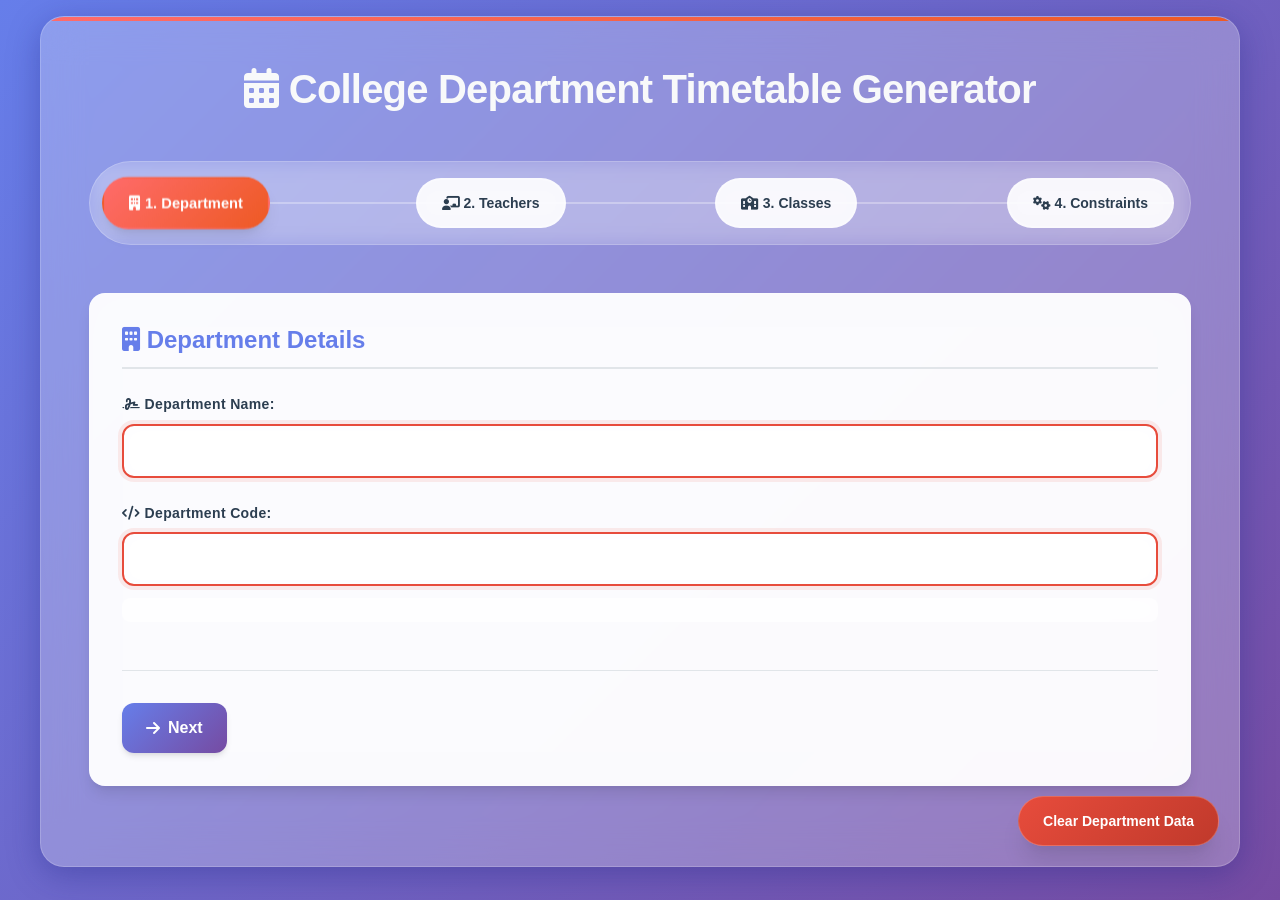
<file: static/index.html>
<!DOCTYPE html>
<html>
<head>
    <title>College Timetable Generator</title>
    <link rel="stylesheet" href="/static/style.css">
    <link rel="shortcut icon" href="/static/WhatsApp Image 2025-08-24 at 4.11.31 PM.png" type="image/png">
    <link rel="stylesheet" href="https://cdnjs.cloudflare.com/ajax/libs/font-awesome/6.5.1/css/all.min.css">
    <style>
        /* Add this to ensure icons display properly */
        .fas, .far, .fab {
            font-family: 'Font Awesome 6 Free';
            font-weight: 900;
        }
        .far {
            font-weight: 400;
        }
        .btn i {
            margin-right: 8px;
        }
    </style>
</head>
<body>
    <div class="container">
        <h1><i class="fas fa-calendar-alt"></i> College Department Timetable Generator</h1>
        <button id="clear-data-btn" class="btn-danger" style="position: fixed; bottom: 20px; right: 20px;">
            <i class="fas fa-trash"></i> Clear All Saved Data
        </button>
        
        <!-- Navigation Progress Bar -->
        <div class="progress-bar">
            <div class="progress-step active" data-section="department-section">
                <i class="fas fa-building"></i> 1. Department
            </div>
            <div class="progress-step" data-section="teacher-section">
                <i class="fas fa-chalkboard-teacher"></i> 2. Teachers
            </div>
            <div class="progress-step" data-section="class-section">
                <i class="fas fa-school"></i> 3. Classes
            </div>
            <div class="progress-step" data-section="constraints-section">
                <i class="fas fa-cogs"></i> 4. Constraints
            </div>
        </div>
        
        <!-- Department Section -->
        <div class="form-section active" id="department-section">
            <h2><i class="fas fa-building"></i> Department Details</h2>
            <div class="form-group">
                <label><i class="fas fa-signature"></i> Department Name:</label>
                <input type="text" id="dept-name" required>
            </div>
            <div class="form-group">
                <label><i class="fas fa-code"></i> Department Code:</label>
                <input type="text" id="dept-code" required>
                <div id="dept-status"></div>
            </div>
            <div class="form-actions">
                <button class="btn-next" onclick="showSection('teacher-section')">
                    <i class="fas fa-arrow-right"></i> Next
                </button>
            </div>
        </div>

        <div class="form-section" id="department-overview-section">
            <h2><i class="fas fa-list"></i> Department Timetable Overview</h2>
            <div id="timetable-overview">
                <div class="loading" id="overview-loading">
                    <h3><i class="fas fa-spinner fa-spin"></i> Loading Timetables...</h3>
                </div>
                <div id="timetable-list" style="display: none;"></div>
                <div id="no-timetables-message" style="display: none;">
                    <p><i class="fas fa-info-circle"></i> No timetables found. Create a new one to get started.</p>
                </div>
            </div>
            <div class="form-actions">
                <button class="btn-back" onclick="showSection('department-section')">
                    <i class="fas fa-arrow-left"></i> Back
                </button>
                <button class="btn-next" onclick="showSection('teacher-section')">
                    <i class="fas fa-plus"></i> Create New Timetable
                </button>
            </div>
        </div>

        <!-- Teacher Section -->
        <div class="form-section" id="teacher-section">
            <h2><i class="fas fa-chalkboard-teacher"></i> Teacher Details</h2>
            <div id="teachers-container">
                <div class="teacher-form">
                    <div class="form-group">
                        <label><i class="fas fa-user"></i> Teacher Name:</label>
                        <input type="text" class="teacher-name" required>
                    </div>
                    <div class="form-group">
                        <label><i class="fas fa-id-card"></i> Teacher Code:</label>
                        <input type="text" class="teacher-code" required>
                    </div>
                    <div class="form-group">
                        <label><i class="fas fa-book"></i> Subjects:</label>
                        <div class="subjects-input-container">
                            <div class="subject-input-group">
                                <input type="text" class="subject-input" placeholder="Subject name" required>
                                <button type="button" class="remove-subject-btn" onclick="this.closest('.subject-input-group').remove()">
                                    <i class="fas fa-times"></i>
                                </button>
                            </div>
                        </div>
                        <button type="button" class="add-subject-btn" onclick="addSubjectToTeacher(this.closest('.teacher-form'))">
                            <i class="fas fa-plus"></i> Add Subject
                        </button>
                    </div>
                    <div class="form-group">
                        <label><i class="fas fa-clock"></i> Max Working Hours/Week:</label>
                        <input type="number" class="working-hours" min="1" value="20">
                    </div>
                    <div class="form-group">
                        <label><i class="fas fa-forward"></i> Max Consecutive Periods:</label>
                        <input type="number" class="max-consecutive" min="1" value="3">
                    </div>
                    <div class="form-group">
                        <label><i class="fas fa-coffee"></i> Minimum Free Periods per Day:</label>
                        <input type="number" class="min-free-periods" min="1" max="6" value="2">
                    </div>
                    <button type="button" class="btn-remove" onclick="this.closest('.teacher-form').remove()">
                        <i class="fas fa-trash"></i> Remove Teacher
                    </button>
                </div>
            </div>
            <div class="form-actions">
                <button class="btn-add" onclick="addTeacherForm()">
                    <i class="fas fa-user-plus"></i> Add Teacher
                </button>
                <button class="btn-back" onclick="showSection('department-section')">
                    <i class="fas fa-arrow-left"></i> Back
                </button>
                <button class="btn-next" onclick="saveTeachers()">
                    <i class="fas fa-save"></i> Save & Next
                </button>
            </div>
        </div>

        <!-- Class Section -->
        <div class="form-section" id="class-section">
            <h2><i class="fas fa-school"></i> Class Details</h2>
            <div id="classes-container"></div>
            <div class="form-actions">
                <button class="btn-add" id="add-class-btn" type="button">
                    <i class="fas fa-plus-circle"></i> Add Class
                </button>
                <button class="btn-back" onclick="showSection('teacher-section')">
                    <i class="fas fa-arrow-left"></i> Back
                </button>
                <button class="btn-next" id="save-class-btn" type="button">
                    <i class="fas fa-save"></i> Save & Next
                </button>
            </div>
        </div>

        <!-- Constraints Section -->
        <div class="form-section" id="constraints-section">
            <h2><i class="fas fa-cogs"></i> Timetable Constraints</h2>
            <div class="form-group">
                <label><i class="fas fa-calendar-day"></i> Working Days per Week:</label>
                <input type="number" id="working-days" min="1" max="7" value="5" required>
            </div>
            <div class="form-group">
                <label><i class="fas fa-clock"></i> Periods per Day:</label>
                <input type="number" id="periods-per-day" min="1" max="10" value="6" required>
            </div>
            <div class="form-group">
                <label><i class="fas fa-coffee"></i> Break Periods (comma separated):</label>
                <input type="text" id="break-periods" placeholder="3,6">
            </div>
            <div class="form-group">
                <label><i class="fas fa-exchange-alt"></i> Minimum Gap Between Same Subject:</label>
                <input type="number" id="subject-gap" min="0" value="1">
            </div>
            <div class="form-actions">
                <button class="btn-back" onclick="showSection('class-section')">
                    <i class="fas fa-arrow-left"></i> Back
                </button>
                <button class="btn-generate" id="generate-timetable-btn">
                    <i class="fas fa-magic"></i> Generate Timetable
                </button>
            </div>
        </div>

        <!-- Results Section -->
        <div id="timetable-results" hidden></div>
    </div>

    <script src="/static/script.js"></script>
</body>
</html>
</file>
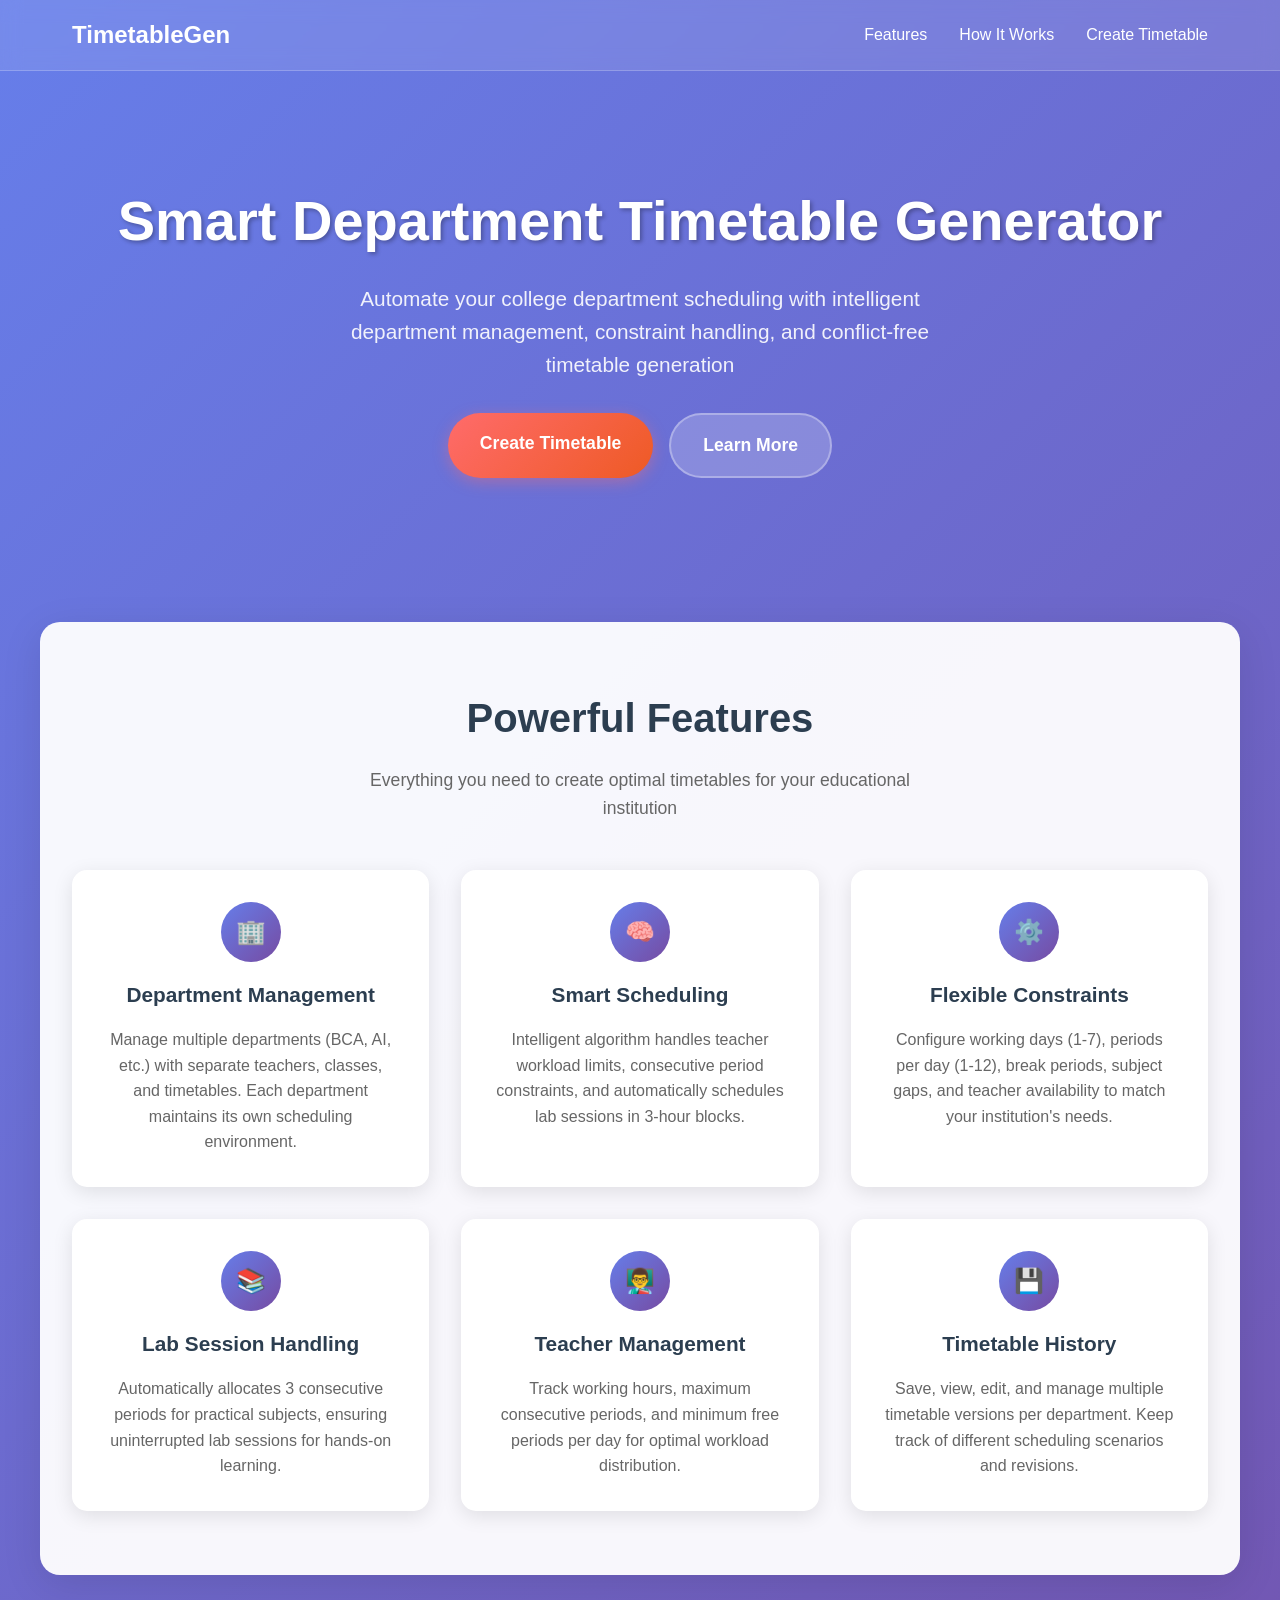
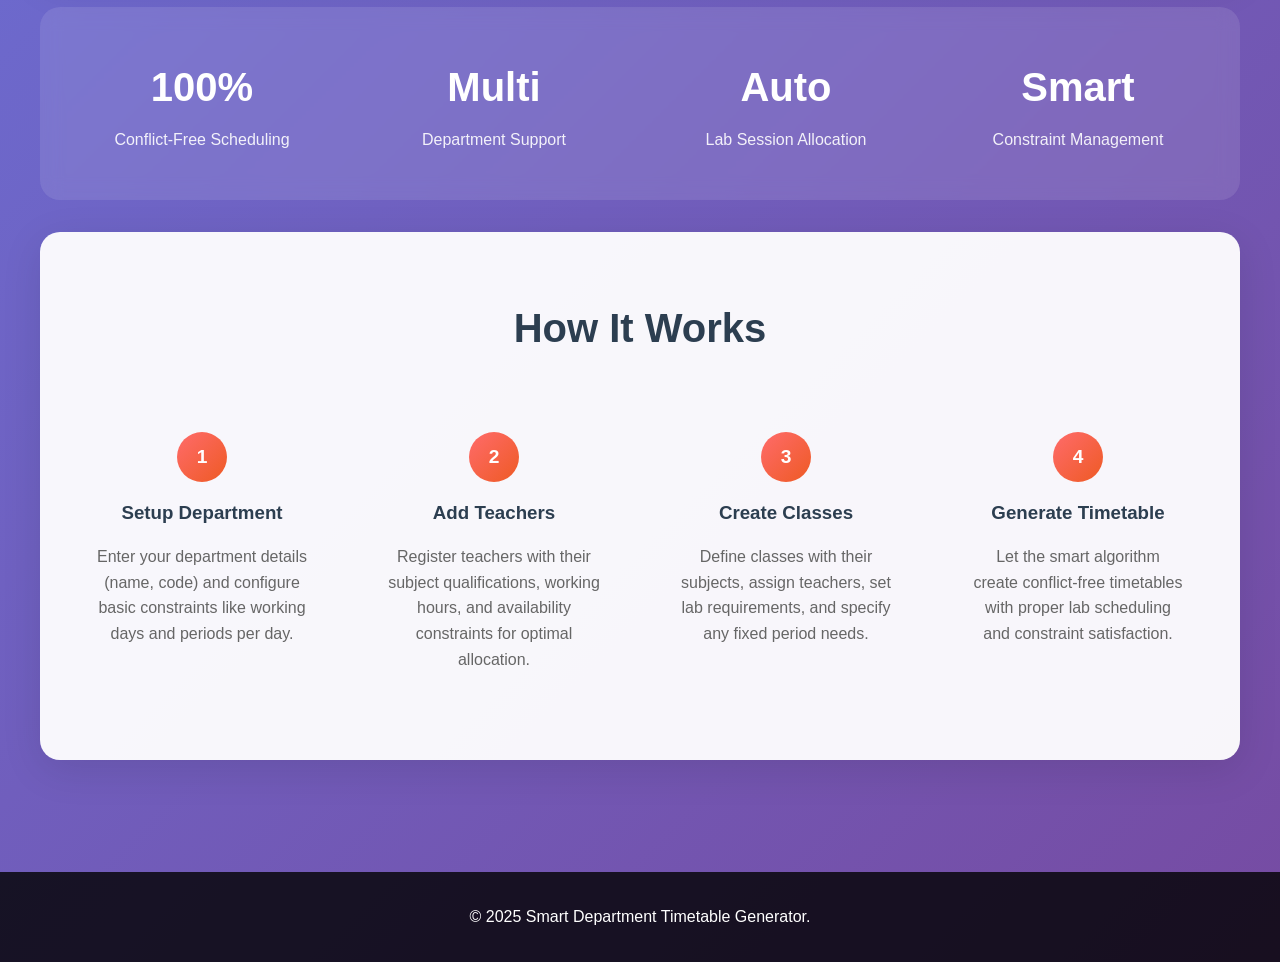
<file: static/home.html>
<!DOCTYPE html>
<html lang="en">
<head>
    <meta charset="UTF-8">
    <meta name="viewport" content="width=device-width, initial-scale=1.0">
    <title>Smart Timetable Generator - Automated College Scheduling</title>
    <link rel="shortcut icon" href="/static/WhatsApp Image 2025-08-24 at 4.11.31 PM.png" type="image/png">
    <style>
        * {
            margin: 0;
            padding: 0;
            box-sizing: border-box;
        }

        body {
            font-family: 'Segoe UI', Tahoma, Geneva, Verdana, sans-serif;
            line-height: 1.6;
            color: #333;
            background: linear-gradient(135deg, #667eea 0%, #764ba2 100%);
            min-height: 100vh;
        }

        /* Header */
        .header {
            background: rgba(255, 255, 255, 0.1);
            backdrop-filter: blur(10px);
            padding: 1rem 0;
            position: fixed;
            width: 100%;
            top: 0;
            z-index: 1000;
            border-bottom: 1px solid rgba(255, 255, 255, 0.2);
        }

        .nav-container {
            max-width: 1200px;
            margin: 0 auto;
            padding: 0 2rem;
            display: flex;
            justify-content: space-between;
            align-items: center;
        }

        .logo {
            color: white;
            font-size: 1.5rem;
            font-weight: bold;
            text-decoration: none;
        }

        .nav-links {
            display: flex;
            list-style: none;
            gap: 2rem;
        }

        .nav-links a {
            color: white;
            text-decoration: none;
            transition: opacity 0.3s;
        }

        .nav-links a:hover {
            opacity: 0.8;
        }

        /* Main Content */
        .main-content {
            margin-top: 80px;
            padding: 2rem;
        }

        /* Hero Section */
        .hero {
            text-align: center;
            padding: 4rem 2rem;
            max-width: 1200px;
            margin: 0 auto;
            color: white;
        }

        .hero h1 {
            font-size: 3.5rem;
            font-weight: 700;
            margin-bottom: 1rem;
            text-shadow: 2px 2px 4px rgba(0, 0, 0, 0.3);
        }

        .hero-subtitle {
            font-size: 1.3rem;
            margin-bottom: 2rem;
            opacity: 0.9;
            max-width: 600px;
            margin-left: auto;
            margin-right: auto;
        }

        .cta-buttons {
            display: flex;
            gap: 1rem;
            justify-content: center;
            flex-wrap: wrap;
            margin-bottom: 3rem;
        }

        .btn-primary, .btn-secondary {
            padding: 1rem 2rem;
            border: none;
            border-radius: 50px;
            font-size: 1.1rem;
            font-weight: 600;
            text-decoration: none;
            transition: all 0.3s ease;
            display: inline-block;
            cursor: pointer;
        }

        .btn-primary {
            background: linear-gradient(135deg, #ff6b6b, #ee5a24);
            color: white;
            box-shadow: 0 4px 15px rgba(255, 107, 107, 0.4);
        }

        .btn-primary:hover {
            transform: translateY(-2px);
            box-shadow: 0 6px 20px rgba(255, 107, 107, 0.6);
        }

        .btn-secondary {
            background: rgba(255, 255, 255, 0.2);
            color: white;
            border: 2px solid rgba(255, 255, 255, 0.3);
        }

        .btn-secondary:hover {
            background: rgba(255, 255, 255, 0.3);
            transform: translateY(-2px);
        }

        /* Features Section */
        .features {
            background: rgba(255, 255, 255, 0.95);
            border-radius: 20px;
            padding: 4rem 2rem;
            margin: 2rem auto;
            max-width: 1200px;
            box-shadow: 0 10px 40px rgba(0, 0, 0, 0.1);
        }

        .features-header {
            text-align: center;
            margin-bottom: 3rem;
        }

        .features-header h2 {
            font-size: 2.5rem;
            color: #2c3e50;
            margin-bottom: 1rem;
        }

        .features-header p {
            font-size: 1.1rem;
            color: #666;
            max-width: 600px;
            margin: 0 auto;
        }

        .features-grid {
            display: grid;
            grid-template-columns: repeat(auto-fit, minmax(300px, 1fr));
            gap: 2rem;
        }

        .feature-card {
            background: white;
            padding: 2rem;
            border-radius: 15px;
            box-shadow: 0 5px 20px rgba(0, 0, 0, 0.1);
            text-align: center;
            transition: transform 0.3s ease;
        }

        .feature-card:hover {
            transform: translateY(-5px);
        }

        .feature-icon {
            width: 60px;
            height: 60px;
            background: linear-gradient(135deg, #667eea, #764ba2);
            border-radius: 50%;
            display: flex;
            align-items: center;
            justify-content: center;
            margin: 0 auto 1rem;
            font-size: 1.5rem;
            color: white;
        }

        .feature-card h3 {
            color: #2c3e50;
            margin-bottom: 1rem;
            font-size: 1.3rem;
        }

        .feature-card p {
            color: #666;
            line-height: 1.6;
        }

        /* Stats Section */
        .stats {
            background: rgba(255, 255, 255, 0.1);
            backdrop-filter: blur(10px);
            border-radius: 20px;
            padding: 3rem 2rem;
            margin: 2rem auto;
            max-width: 1200px;
            color: white;
        }

        .stats-grid {
            display: grid;
            grid-template-columns: repeat(auto-fit, minmax(200px, 1fr));
            gap: 2rem;
            text-align: center;
        }

        .stat-item h3 {
            font-size: 2.5rem;
            font-weight: bold;
            margin-bottom: 0.5rem;
        }

        .stat-item p {
            opacity: 0.9;
        }

        /* How It Works Section */
        .how-it-works {
            background: rgba(255, 255, 255, 0.95);
            border-radius: 20px;
            padding: 4rem 2rem;
            margin: 2rem auto;
            max-width: 1200px;
            box-shadow: 0 10px 40px rgba(0, 0, 0, 0.1);
        }

        .how-it-works h2 {
            text-align: center;
            font-size: 2.5rem;
            color: #2c3e50;
            margin-bottom: 3rem;
        }

        .steps {
            display: grid;
            grid-template-columns: repeat(auto-fit, minmax(250px, 1fr));
            gap: 2rem;
        }

        .step {
            text-align: center;
            padding: 1.5rem;
        }

        .step-number {
            width: 50px;
            height: 50px;
            background: linear-gradient(135deg, #ff6b6b, #ee5a24);
            border-radius: 50%;
            display: flex;
            align-items: center;
            justify-content: center;
            margin: 0 auto 1rem;
            font-size: 1.2rem;
            font-weight: bold;
            color: white;
        }

        .step h3 {
            color: #2c3e50;
            margin-bottom: 1rem;
        }

        .step p {
            color: #666;
        }

        /* Footer */
        .footer {
            background: rgba(0, 0, 0, 0.8);
            color: white;
            text-align: center;
            padding: 2rem;
            margin-top: 3rem;
        }

        /* Responsive Design */
        @media (max-width: 768px) {
            .hero h1 {
                font-size: 2.5rem;
            }

            .hero-subtitle {
                font-size: 1.1rem;
            }

            .cta-buttons {
                flex-direction: column;
                align-items: center;
            }

            .nav-links {
                display: none;
            }

            .features, .stats, .how-it-works {
                margin: 1rem;
                padding: 2rem 1rem;
            }
        }

        /* Animation */
        @keyframes fadeInUp {
            from {
                opacity: 0;
                transform: translateY(30px);
            }
            to {
                opacity: 1;
                transform: translateY(0);
            }
        }

        .feature-card, .step {
            animation: fadeInUp 0.6s ease forwards;
        }
    </style>
</head>
<body>
    <!-- Header -->
    <header class="header">
        <nav class="nav-container">
            <a href="/" class="logo">TimetableGen</a>
            <ul class="nav-links">
                <li><a href="#features">Features</a></li>
                <li><a href="#how-it-works">How It Works</a></li>
                <li><a href="/create-timetable">Create Timetable</a></li>
            </ul>
        </nav>
    </header>

    <!-- Main Content -->
    <main class="main-content">
        <!-- Hero Section -->
        <section class="hero">
            <h1>Smart Department Timetable Generator</h1>
            <p class="hero-subtitle">
                Automate your college department scheduling with intelligent department management, 
                constraint handling, and conflict-free timetable generation
            </p>
            <div class="cta-buttons">
                <a href="/create-timetable" class="btn-primary">Create Timetable</a>
                <a href="#features" class="btn-secondary">Learn More</a>
            </div>
        </section>

        <!-- Features Section -->
        <section class="features" id="features">
            <div class="features-header">
                <h2>Powerful Features</h2>
                <p>Everything you need to create optimal timetables for your educational institution</p>
            </div>
            <div class="features-grid">
                <div class="feature-card">
                    <div class="feature-icon">🏢</div>
                    <h3>Department Management</h3>
                    <p>Manage multiple departments (BCA, AI, etc.) with separate teachers, classes, and timetables. Each department maintains its own scheduling environment.</p>
                </div>
                <div class="feature-card">
                    <div class="feature-icon">🧠</div>
                    <h3>Smart Scheduling</h3>
                    <p>Intelligent algorithm handles teacher workload limits, consecutive period constraints, and automatically schedules lab sessions in 3-hour blocks.</p>
                </div>
                <div class="feature-card">
                    <div class="feature-icon">⚙️</div>
                    <h3>Flexible Constraints</h3>
                    <p>Configure working days (1-7), periods per day (1-12), break periods, subject gaps, and teacher availability to match your institution's needs.</p>
                </div>
                <div class="feature-card">
                    <div class="feature-icon">📚</div>
                    <h3>Lab Session Handling</h3>
                    <p>Automatically allocates 3 consecutive periods for practical subjects, ensuring uninterrupted lab sessions for hands-on learning.</p>
                </div>
                <div class="feature-card">
                    <div class="feature-icon">👨‍🏫</div>
                    <h3>Teacher Management</h3>
                    <p>Track working hours, maximum consecutive periods, and minimum free periods per day for optimal workload distribution.</p>
                </div>
                <div class="feature-card">
                    <div class="feature-icon">💾</div>
                    <h3>Timetable History</h3>
                    <p>Save, view, edit, and manage multiple timetable versions per department. Keep track of different scheduling scenarios and revisions.</p>
                </div>
            </div>
        </section>

        <!-- Stats Section -->
        <section class="stats">
            <div class="stats-grid">
                <div class="stat-item">
                    <h3>100%</h3>
                    <p>Conflict-Free Scheduling</p>
                </div>
                <div class="stat-item">
                    <h3>Multi</h3>
                    <p>Department Support</p>
                </div>
                <div class="stat-item">
                    <h3>Auto</h3>
                    <p>Lab Session Allocation</p>
                </div>
                <div class="stat-item">
                    <h3>Smart</h3>
                    <p>Constraint Management</p>
                </div>
            </div>
        </section>

        <!-- How It Works Section -->
        <section class="how-it-works" id="how-it-works">
            <h2>How It Works</h2>
            <div class="steps">
                <div class="step">
                    <div class="step-number">1</div>
                    <h3>Setup Department</h3>
                    <p>Enter your department details (name, code) and configure basic constraints like working days and periods per day.</p>
                </div>
                <div class="step">
                    <div class="step-number">2</div>
                    <h3>Add Teachers</h3>
                    <p>Register teachers with their subject qualifications, working hours, and availability constraints for optimal allocation.</p>
                </div>
                <div class="step">
                    <div class="step-number">3</div>
                    <h3>Create Classes</h3>
                    <p>Define classes with their subjects, assign teachers, set lab requirements, and specify any fixed period needs.</p>
                </div>
                <div class="step">
                    <div class="step-number">4</div>
                    <h3>Generate Timetable</h3>
                    <p>Let the smart algorithm create conflict-free timetables with proper lab scheduling and constraint satisfaction.</p>
                </div>
            </div>
        </section>
    </main>

    <!-- Footer -->
    <footer class="footer">
        <p>&copy; 2025 Smart Department Timetable Generator.</p>
    </footer>

    <script>
        // Smooth scrolling for navigation links
        document.querySelectorAll('a[href^="#"]').forEach(anchor => {
            anchor.addEventListener('click', function (e) {
                e.preventDefault();
                const target = document.querySelector(this.getAttribute('href'));
                if (target) {
                    target.scrollIntoView({
                        behavior: 'smooth',
                        block: 'start'
                    });
                }
            });
        });

        // scroll effect to header
        window.addEventListener('scroll', function() {
            const header = document.querySelector('.header');
            if (window.scrollY > 100) {
                header.style.background = 'linear-gradient(135deg, #667eea 0%, #764ba2 100%)'; // Match page background
                header.style.color = 'white'; // Keep text color white
                header.style.backdropFilter = 'none'; // Remove backdrop filter
                header.style.borderBottom = 'none'; // Remove border
            } else {
                header.style.background = 'rgba(255, 255, 255, 0.1)'; // Original transparent background
                header.style.color = 'white'; // Keep text color white
                header.style.backdropFilter = 'blur(10px)'; // Restore backdrop filter
                header.style.borderBottom = '1px solid rgba(255, 255, 255, 0.2)'; // Restore border
            }
        });
    </script>
</body>
</html>
</file>
<file: static/style.css>
* {
    margin: 0;
    padding: 0;
    box-sizing: border-box;
}

:root {
    /* Modern Color Palette */
    --gradient-primary: linear-gradient(135deg, #667eea 0%, #764ba2 100%);
    --gradient-secondary: linear-gradient(135deg, #ff6b6b, #ee5a24);
    --gradient-success: linear-gradient(135deg, #2ecc71, #27ae60);
    --gradient-warning: linear-gradient(135deg, #f39c12, #e67e22);
    --gradient-danger: linear-gradient(135deg, #e74c3c, #c0392b);
    --gradient-info: linear-gradient(135deg, #3498db, #2980b9);
    
    --primary-color: #667eea;
    --primary-dark: #764ba2;
    --secondary-color: #ff6b6b;
    --secondary-dark: #ee5a24;
    --success-color: #2ecc71;
    --success-dark: #27ae60;
    --warning-color: #f39c12;
    --danger-color: #e74c3c;
    --info-color: #3498db;
    --light-color: #f8f9fa;
    --dark-color: #2c3e50;
    --muted-color: #6c757d;
    --border-color: #e1e5e9;
    
    /* Glass morphism colors */
    --glass-bg: rgba(255, 255, 255, 0.25);
    --glass-border: rgba(255, 255, 255, 0.18);
    --glass-shadow: 0 8px 32px 0 rgba(31, 38, 135, 0.37);
    
    /* Typography */
    --font-primary: 'Segoe UI', -apple-system, BlinkMacSystemFont, 'Roboto', sans-serif;
    --font-mono: 'SF Mono', Monaco, 'Cascadia Code', 'Roboto Mono', Consolas, 'Courier New', monospace;
    --font-size-xs: 0.75rem;
    --font-size-sm: 0.875rem;
    --font-size-base: 1rem;
    --font-size-lg: 1.125rem;
    --font-size-xl: 1.25rem;
    --font-size-2xl: 1.5rem;
    --font-size-3xl: 2rem;
    --font-size-4xl: 2.5rem;
    
    /* Spacing */
    --spacing-1: 0.25rem;
    --spacing-2: 0.5rem;
    --spacing-3: 0.75rem;
    --spacing-4: 1rem;
    --spacing-5: 1.25rem;
    --spacing-6: 1.5rem;
    --spacing-8: 2rem;
    --spacing-10: 2.5rem;
    --spacing-12: 3rem;
    --spacing-16: 4rem;
    --spacing-20: 5rem;
    
    /* Border Radius */
    --radius-sm: 0.375rem;
    --radius-md: 0.5rem;
    --radius-lg: 0.75rem;
    --radius-xl: 1rem;
    --radius-2xl: 1.5rem;
    --radius-full: 9999px;
    
    /* Shadows */
    --shadow-sm: 0 1px 2px 0 rgba(0, 0, 0, 0.05);
    --shadow-md: 0 4px 6px -1px rgba(0, 0, 0, 0.1), 0 2px 4px -1px rgba(0, 0, 0, 0.06);
    --shadow-lg: 0 10px 15px -3px rgba(0, 0, 0, 0.1), 0 4px 6px -2px rgba(0, 0, 0, 0.05);
    --shadow-xl: 0 20px 25px -5px rgba(0, 0, 0, 0.1), 0 10px 10px -5px rgba(0, 0, 0, 0.04);
    --shadow-2xl: 0 25px 50px -12px rgba(0, 0, 0, 0.25);
    
    /* Transitions */
    --transition-fast: all 0.15s cubic-bezier(0.4, 0, 0.2, 1);
    --transition-normal: all 0.3s cubic-bezier(0.4, 0, 0.2, 1);
    --transition-slow: all 0.5s cubic-bezier(0.4, 0, 0.2, 1);
}

/* Base Typography */
body {
    font-family: var(--font-primary);
    font-size: var(--font-size-base);
    line-height: 1.6;
    color: var(--dark-color);
    background: var(--gradient-primary);
    min-height: 100vh;
    padding: var(--spacing-4);
    -webkit-font-smoothing: antialiased;
    -moz-osx-font-smoothing: grayscale;
}

/* Enhanced Container with Glass Morphism */
.container {
    max-width: 1200px;
    margin: 0 auto;
    background: var(--glass-bg);
    backdrop-filter: blur(20px);
    -webkit-backdrop-filter: blur(20px);
    border-radius: var(--radius-2xl);
    border: 1px solid var(--glass-border);
    box-shadow: var(--glass-shadow);
    padding: var(--spacing-12);
    position: relative;
    overflow: hidden;
}

.container::before {
    content: '';
    position: absolute;
    top: 0;
    left: 0;
    right: 0;
    height: 4px;
    background: var(--gradient-secondary);
    border-radius: var(--radius-2xl) var(--radius-2xl) 0 0;
}

/* Modern Headings */
h1, h2, h3, h4, h5, h6 {
    font-weight: 700;
    margin-bottom: var(--spacing-4);
    color: var(--dark-color);
    line-height: 1.2;
}

h1 {
    font-size: var(--font-size-4xl);
    text-align: center;
    margin-bottom: var(--spacing-12);
    color: var(--light-color); 
    font-weight: 800;
    letter-spacing: -0.02em;
}

h2 {
    font-size: var(--font-size-2xl);
    color: #667eea; /* Purple-blue to match your design */
    border-bottom: 2px solid var(--border-color);
    padding-bottom: var(--spacing-3);
    margin-bottom: var(--spacing-6);
}

h3 {
    font-size: var(--font-size-xl);
    color: var(--dark-color);
    margin-bottom: var(--spacing-4);
}

/* Enhanced Progress Bar */
.progress-bar {
    display: flex;
    justify-content: space-between;
    margin-bottom: var(--spacing-12);
    position: relative;
    z-index: 1;
    padding: var(--spacing-4);
    background: rgba(255, 255, 255, 0.1);
    backdrop-filter: blur(10px);
    border-radius: var(--radius-full);
    border: 1px solid rgba(255, 255, 255, 0.2);
}

.progress-bar::before {
    content: '';
    position: absolute;
    top: 50%;
    left: var(--spacing-4);
    right: var(--spacing-4);
    height: 2px;
    background: rgba(255, 255, 255, 0.3);
    transform: translateY(-50%);
    border-radius: var(--radius-full);
    z-index: -1;
}

.progress-step {
    position: relative;
    background: rgba(255, 255, 255, 0.9);
    color: var(--dark-color);
    border: 2px solid rgba(255, 255, 255, 0.3);
    border-radius: var(--radius-full);
    padding: var(--spacing-3) var(--spacing-6);
    font-weight: 600;
    font-size: var(--font-size-sm);
    transition: var(--transition-normal);
    cursor: pointer;
    white-space: nowrap;
    z-index: 2;
    backdrop-filter: blur(10px);
}

.progress-step:hover {
    transform: translateY(-2px);
    box-shadow: var(--shadow-lg);
    background: rgba(255, 255, 255, 0.95);
}

.progress-step.active {
    background: var(--gradient-secondary);
    color: white;
    border-color: transparent;
    box-shadow: var(--shadow-lg);
    transform: scale(1.05);
}

.progress-step.completed {
    background: var(--gradient-success);
    color: white;
    border-color: transparent;
}

.progress-step.completed::after {
    content: '✓';
    margin-left: var(--spacing-2);
    font-weight: bold;
}

/* Modern Form Sections */
.form-section {
    display: none;
    animation: slideInUp 0.5s cubic-bezier(0.4, 0, 0.2, 1);
    padding: var(--spacing-8);
    background: rgba(255, 255, 255, 0.95);
    backdrop-filter: blur(20px);
    border: 1px solid var(--glass-border);
    border-radius: var(--radius-xl);
    margin-bottom: var(--spacing-8);
    box-shadow: var(--shadow-lg);
}

.form-section.active {
    display: block;
}

@keyframes slideInUp {
    from { 
        opacity: 0; 
        transform: translateY(30px);
    }
    to { 
        opacity: 1; 
        transform: translateY(0);
    }
}

/* Enhanced Form Groups */
.form-group {
    margin-bottom: var(--spacing-6);
    position: relative;
}

.form-group label {
    display: block;
    margin-bottom: var(--spacing-2);
    font-weight: 600;
    color: var(--dark-color);
    font-size: var(--font-size-sm);
    letter-spacing: 0.025em;
}

.required {
    color: var(--danger-color);
    font-weight: bold;
}

/* Modern Form Controls */
input[type="text"],
input[type="email"],
input[type="number"],
select,
textarea {
    width: 100%;
    padding: var(--spacing-4);
    border: 2px solid var(--border-color);
    border-radius: var(--radius-lg);
    font-size: var(--font-size-base);
    font-family: var(--font-primary);
    transition: var(--transition-fast);
    background: rgba(255, 255, 255, 0.8);
    backdrop-filter: blur(10px);
}

input:focus,
select:focus,
textarea:focus {
    outline: none;
    border-color: var(--primary-color);
    box-shadow: 0 0 0 4px rgba(102, 126, 234, 0.1);
    transform: translateY(-1px);
    background: rgba(255, 255, 255, 0.95);
}

input:invalid {
    border-color: var(--danger-color);
    box-shadow: 0 0 0 4px rgba(231, 76, 60, 0.1);
}

input:valid:not(:placeholder-shown) {
    border-color: var(--success-color);
}

/* Enhanced Buttons */
button, .btn {
    display: inline-flex;
    align-items: center;
    justify-content: center;
    gap: var(--spacing-2);
    padding: var(--spacing-4) var(--spacing-6);
    border: none;
    border-radius: var(--radius-lg);
    font-size: var(--font-size-base);
    font-weight: 600;
    text-decoration: none;
    text-align: center;
    cursor: pointer;
    transition: var(--transition-fast);
    position: relative;
    overflow: hidden;
    user-select: none;
    backdrop-filter: blur(10px);
}

button::before {
    content: '';
    position: absolute;
    top: 0;
    left: -100%;
    width: 100%;
    height: 100%;
    background: linear-gradient(90deg, transparent, rgba(255,255,255,0.3), transparent);
    transition: left 0.5s;
}

button:hover::before {
    left: 100%;
}

button:hover {
    transform: translateY(-2px);
}

button:active {
    transform: translateY(0);
}

button:disabled {
    opacity: 0.6;
    cursor: not-allowed;
    transform: none;
}

/* Button Variants */
.btn-primary, .btn-next, .btn-generate {
    background: var(--gradient-primary);
    color: white;
    box-shadow: var(--shadow-md);
}

.btn-primary:hover, .btn-next:hover, .btn-generate:hover {
    box-shadow: var(--shadow-lg);
    filter: brightness(1.1);
}

.btn-secondary, .btn-back {
    background: var(--gradient-info);
    color: white;
    box-shadow: var(--shadow-md);
}

.btn-success, .btn-add, .add-subject-btn {
    background: var(--gradient-success);
    color: white;
    box-shadow: var(--shadow-md);
}

.btn-warning {
    background: var(--gradient-warning);
    color: white;
    box-shadow: var(--shadow-md);
}

.btn-danger, .btn-remove, .remove-subject-btn, .remove-class-btn {
    background: var(--gradient-danger);
    color: white;
    box-shadow: var(--shadow-md);
}

/* Enhanced Form Actions */
.form-actions {
    display: flex;
    justify-content: space-between;
    align-items: center;
    gap: var(--spacing-4);
    margin-top: var(--spacing-12);
    padding-top: var(--spacing-8);
    border-top: 1px solid var(--border-color);
}

/* Department Status */
#dept-status {
    margin-top: var(--spacing-3);
    padding: var(--spacing-3);
    border-radius: var(--radius-md);
    font-size: var(--font-size-sm);
    color: var(--muted-color);
    background: rgba(255, 255, 255, 0.5);
    backdrop-filter: blur(10px);
}

.dept-status-with-overview {
    display: flex;
    justify-content: space-between;
    align-items: center;
    padding: var(--spacing-4);
    background: rgba(255, 255, 255, 0.9);
    backdrop-filter: blur(20px);
    border-radius: var(--radius-lg);
    border: 1px solid var(--glass-border);
    box-shadow: var(--shadow-sm);
}

.status-indicator {
    display: inline-block;
    width: 8px;
    height: 8px;
    border-radius: 50%;
    margin-right: var(--spacing-2);
}

.status-exists {
    background-color: var(--success-color);
    box-shadow: 0 0 10px rgba(46, 204, 113, 0.3);
}

.status-new {
    background-color: var(--warning-color);
    box-shadow: 0 0 10px rgba(243, 156, 18, 0.3);
}

.view-timetables-btn {
    background: var(--gradient-info);
    color: white;
    border: none;
    padding: var(--spacing-2) var(--spacing-4);
    border-radius: var(--radius-md);
    cursor: pointer;
    font-size: var(--font-size-sm);
    transition: var(--transition-fast);
    box-shadow: var(--shadow-sm);
}

.view-timetables-btn:hover {
    transform: translateY(-1px);
    box-shadow: var(--shadow-md);
}

/* Enhanced Teacher and Class Forms */
.teacher-form, .class-form {
    background: rgba(255, 255, 255, 0.95);
    backdrop-filter: blur(20px);
    border: 1px solid var(--glass-border);
    border-radius: var(--radius-xl);
    padding: var(--spacing-8);
    margin-bottom: var(--spacing-8);
    position: relative;
    box-shadow: var(--shadow-lg);
    transition: var(--transition-normal);
}

.teacher-form:hover, .class-form:hover {
    box-shadow: var(--shadow-xl);
    transform: translateY(-2px);
}

.teacher-header, .class-header {
    background: var(--gradient-primary);
    color: white;
    padding: var(--spacing-6);
    margin: calc(-1 * var(--spacing-8)) calc(-1 * var(--spacing-8)) var(--spacing-8);
    border-radius: var(--radius-xl) var(--radius-xl) 0 0;
    position: relative;
    overflow: hidden;
}

.teacher-header::before, .class-header::before {
    content: '';
    position: absolute;
    top: 0;
    left: -100%;
    width: 100%;
    height: 100%;
    background: linear-gradient(90deg, transparent, rgba(255,255,255,0.2), transparent);
    transition: left 2s;
}

.teacher-form:hover .teacher-header::before,
.class-form:hover .class-header::before {
    left: 100%;
}

.teacher-header h3, .class-header h3 {
    margin: 0;
    font-size: var(--font-size-xl);
    color: white;
    background: none;
    -webkit-text-fill-color: white;
}

/* Subject Forms */
.subjects-input-container {
    background: rgba(248, 249, 250, 0.8);
    backdrop-filter: blur(10px);
    border-radius: var(--radius-lg);
    padding: var(--spacing-6);
    margin-bottom: var(--spacing-6);
    border: 1px solid var(--glass-border);
}

.subject-input-group {
    display: flex;
    align-items: center;
    gap: var(--spacing-3);
    margin-bottom: var(--spacing-4);
}

.subject-input-group:last-child {
    margin-bottom: 0;
}

.subject-input {
    flex: 1;
    padding: var(--spacing-3);
    border: 1px solid var(--border-color);
    border-radius: var(--radius-md);
    background: rgba(255, 255, 255, 0.9);
}

.subject-form {
    background: rgba(241, 243, 244, 0.9);
    backdrop-filter: blur(20px);
    border: 1px solid var(--glass-border);
    border-radius: var(--radius-lg);
    padding: var(--spacing-6);
    margin-bottom: var(--spacing-6);
    position: relative;
    box-shadow: var(--shadow-sm);
}

.subject-form-header {
    background: var(--gradient-success);
    color: white;
    padding: var(--spacing-3) var(--spacing-6);
    margin: calc(-1 * var(--spacing-6)) calc(-1 * var(--spacing-6)) var(--spacing-6);
    border-radius: var(--radius-lg) var(--radius-lg) 0 0;
}

.subject-form-header h5 {
    margin: 0;
    font-size: var(--font-size-base);
    color: white;
}

/* Enhanced Messages */
.message {
    padding: var(--spacing-4);
    border-radius: var(--radius-lg);
    margin-bottom: var(--spacing-4);
    font-weight: 500;
    position: relative;
    overflow: hidden;
    backdrop-filter: blur(20px);
    border: 1px solid transparent;
}

.message::before {
    content: '';
    position: absolute;
    top: 0;
    left: 0;
    bottom: 0;
    width: 4px;
    background: currentColor;
    border-radius: var(--radius-lg) 0 0 var(--radius-lg);
}

.message.error {
    background: rgba(255, 234, 234, 0.9);
    color: var(--danger-color);
    border-color: rgba(231, 76, 60, 0.2);
}

.message.success {
    background: rgba(234, 250, 241, 0.9);
    color: var(--success-dark);
    border-color: rgba(46, 204, 113, 0.2);
}

.message.warning {
    background: rgba(255, 248, 225, 0.9);
    color: #e65100;
    border-color: rgba(243, 156, 18, 0.2);
}

.message.info {
    background: rgba(227, 242, 253, 0.9);
    color: var(--info-color);
    border-color: rgba(52, 152, 219, 0.2);
}

/* Enhanced Loading */
.loading {
    text-align: center;
    padding: var(--spacing-16);
    position: relative;
}

.loading h3 {
    color: var(--primary-color);
    margin-bottom: var(--spacing-6);
    font-size: var(--font-size-2xl);
}

.loading::after {
    content: '';
    display: inline-block;
    width: 40px;
    height: 40px;
    border: 4px solid rgba(102, 126, 234, 0.2);
    border-radius: 50%;
    border-top-color: var(--primary-color);
    animation: spin 1s linear infinite;
    margin-top: var(--spacing-6);
}

@keyframes spin {
    to { transform: rotate(360deg); }
}

/* Enhanced Timetable Results */
#timetable-results {
    margin-top: var(--spacing-12);
    padding: var(--spacing-8);
    background: rgba(255, 255, 255, 0.95);
    backdrop-filter: blur(20px);
    border-radius: var(--radius-xl);
    box-shadow: var(--shadow-lg);
    border: 1px solid var(--glass-border);
}

/* Timetable Overview Enhancements */
#timetable-list {
    display: grid;
    grid-template-columns: repeat(auto-fill, minmax(320px, 1fr));
    gap: var(--spacing-6);
    margin-top: var(--spacing-6);
}

.timetable-card {
    background: rgba(255, 255, 255, 0.95);
    backdrop-filter: blur(20px);
    border: 1px solid var(--glass-border);
    border-radius: var(--radius-xl);
    box-shadow: var(--shadow-lg);
    padding: var(--spacing-6);
    transition: var(--transition-normal);
    position: relative;
    overflow: hidden;
}

.timetable-card::before {
    content: '';
    position: absolute;
    top: 0;
    left: 0;
    right: 0;
    height: 4px;
    background: var(--gradient-secondary);
    border-radius: var(--radius-xl) var(--radius-xl) 0 0;
}

.timetable-card:hover {
    box-shadow: var(--shadow-xl);
    transform: translateY(-4px);
}

.timetable-header {
    display: flex;
    justify-content: space-between;
    align-items: flex-start;
    margin-bottom: var(--spacing-4);
    padding-bottom: var(--spacing-4);
    border-bottom: 1px solid var(--border-color);
}

.timetable-title {
    font-size: var(--font-size-lg);
    font-weight: 700;
    margin: 0;
    color: var(--dark-color);
    background: var(--gradient-primary);
    -webkit-background-clip: text;
    -webkit-text-fill-color: transparent;
    background-clip: text;
}

.timetable-date {
    font-size: var(--font-size-xs);
    color: var(--muted-color);
    background: var(--light-color);
    padding: var(--spacing-1) var(--spacing-2);
    border-radius: var(--radius-md);
}

.timetable-meta {
    margin-bottom: var(--spacing-6);
    display: grid;
    grid-template-columns: 1fr 1fr;
    gap: var(--spacing-3);
}

.meta-item {
    display: flex;
    justify-content: space-between;
    align-items: center;
    padding: var(--spacing-2);
    background: rgba(248, 249, 250, 0.8);
    border-radius: var(--radius-md);
    font-size: var(--font-size-sm);
}

.meta-label {
    color: var(--muted-color);
    font-weight: 500;
}

.meta-value {
    color: var(--dark-color);
    font-weight: 700;
}

.timetable-actions {
    display: flex;
    gap: var(--spacing-2);
}

.timetable-actions .btn {
    flex: 1;
    padding: var(--spacing-3) var(--spacing-4);
    font-size: var(--font-size-sm);
    border-radius: var(--radius-md);
}

.view-btn {
    background: var(--gradient-success);
    color: white;
}

.edit-btn {
    background: var(--gradient-warning);
    color: white;
}

.delete-btn {
    background: var(--gradient-danger);
    color: white;
}

/* Enhanced Timetable Display */
.timetable-container {
    margin: var(--spacing-8);
    padding: var(--spacing-12);
    background: rgba(255, 255, 255, 0.95);
    backdrop-filter: blur(20px);
    border-radius: var(--radius-2xl);
    box-shadow: var(--shadow-2xl);
    border: 1px solid var(--glass-border);
}

.timetable-table {
    width: 100%;
    border-collapse: collapse;
    margin-bottom: var(--spacing-12);
    font-size: var(--font-size-sm);
    border-radius: var(--radius-lg);
    overflow: hidden;
    box-shadow: var(--shadow-lg);
}

.timetable-table th {
    background: var(--gradient-primary);
    color: white;
    padding: var(--spacing-4);
    text-align: center;
    font-weight: 700;
    font-size: var(--font-size-sm);
    letter-spacing: 0.025em;
    text-transform: uppercase;
}

.timetable-table td {
    padding: var(--spacing-4);
    text-align: center;
    border: 1px solid var(--border-color);
    background: rgba(255, 255, 255, 0.9);
    transition: var(--transition-fast);
    vertical-align: middle;
    backdrop-filter: blur(10px);
}

.timetable-table tbody tr:nth-child(even) td {
    background: rgba(248, 249, 250, 0.9);
}

.timetable-table tbody tr:hover td {
    background: rgba(227, 242, 253, 0.9);
    transform: scale(1.01);
}

.timetable-table td:first-child {
    background: var(--gradient-success);
    color: white;
    font-weight: 700;
    position: sticky;
    left: 0;
}

.subject {
    font-weight: 700;
    margin-bottom: var(--spacing-1);
    color: var(--dark-color);
    font-size: var(--font-size-sm);
}

.teacher {
    font-style: italic;
    color: var(--muted-color);
    font-size: var(--font-size-xs);
}

.free-period {
    color: var(--muted-color);
    font-style: italic;
    opacity: 0.7;
}

.break-period {
    background: var(--gradient-warning) !important;
    color: white !important;
    font-weight: 700;
    text-transform: uppercase;
    letter-spacing: 0.05em;
}

.fixed-cell {
    background: rgba(255, 243, 205, 0.9) !important;
    border-left: 4px solid var(--warning-color) !important;
}

.fixed-indicator {
    font-size: var(--font-size-xs);
    background: var(--warning-color);
    color: white;
    padding: var(--spacing-1) var(--spacing-2);
    border-radius: var(--radius-sm);
    margin-top: var(--spacing-1);
    font-weight: 600;
    text-transform: uppercase;
}

/* Action Buttons Enhancement */
.action-buttons {
    margin: var(--spacing-8) 0;
    text-align: center;
    display: flex;
    justify-content: center;
    gap: var(--spacing-4);
    flex-wrap: wrap;
}

.action-buttons .btn {
    min-width: 120px;
    padding: var(--spacing-4) var(--spacing-6);
    font-size: var(--font-size-base);
}

/* Enhanced Hero Section */
.hero {
    text-align: center;
    padding: var(--spacing-16) var(--spacing-8);
    background: var(--glass-bg);
    backdrop-filter: blur(20px);
    border-radius: var(--radius-2xl);
    margin: var(--spacing-12) auto;
    max-width: 900px;
    color: white;
    box-shadow: var(--shadow-2xl);
    border: 1px solid var(--glass-border);
    position: relative;
    overflow: hidden;
}

.hero::before {
    content: '';
    position: absolute;
    top: 0;
    left: 0;
    right: 0;
    bottom: 0;
    background: var(--gradient-primary);
    opacity: 0.9;
    z-index: -1;
}

.hero h1 {
    font-size: var(--font-size-4xl);
    margin-bottom: var(--spacing-4);
    color: white;
    background: none;
    -webkit-text-fill-color: white;
    font-weight: 800;
    text-shadow: 2px 2px 4px rgba(0, 0, 0, 0.3);
}

.hero p {
    font-size: var(--font-size-lg);
    margin-bottom: var(--spacing-12);
    opacity: 0.95;
    line-height: 1.7;
    max-width: 600px;
    margin-left: auto;
    margin-right: auto;
}

.cta-button {
    display: inline-block;
    padding: var(--spacing-5) var(--spacing-10);
    background: rgba(255, 255, 255, 0.2);
    backdrop-filter: blur(20px);
    color: white;
    text-decoration: none;
    border-radius: var(--radius-full);
    font-size: var(--font-size-lg);
    font-weight: 700;
    transition: var(--transition-normal);
    box-shadow: var(--shadow-lg);
    border: 2px solid rgba(255, 255, 255, 0.3);
    text-transform: uppercase;
    letter-spacing: 0.025em;
}

.cta-button:hover {
    transform: translateY(-3px);
    box-shadow: var(--shadow-xl);
    background: rgba(255, 255, 255, 0.3);
    border-color: rgba(255, 255, 255, 0.5);
}

/* Checkbox and Radio Styling */
input[type="checkbox"],
input[type="radio"] {
    width: 20px;
    height: 20px;
    margin-right: var(--spacing-2);
    accent-color: var(--primary-color);
    cursor: pointer;
}

.combined-class-checkbox {
    display: flex;
    align-items: center;
    gap: var(--spacing-3);
    padding: var(--spacing-3);
    background: rgba(248, 249, 250, 0.8);
    border-radius: var(--radius-md);
    margin-top: var(--spacing-4);
}

.combined-class-checkbox input[type="checkbox"] {
    transform: scale(1.2);
}

.combined-class-checkbox label {
    margin: 0;
    font-size: var(--font-size-sm);
    color: var(--dark-color);
    cursor: pointer;
}

/* Error States */
.error {
    background: rgba(255, 234, 234, 0.95);
    backdrop-filter: blur(20px);
    border-left: 4px solid var(--danger-color);
    padding: var(--spacing-6);
    margin: var(--spacing-4) 0;
    border-radius: var(--radius-lg);
    color: var(--danger-color);
    box-shadow: var(--shadow-md);
}

.error h3 {
    color: var(--danger-color);
    margin-bottom: var(--spacing-4);
}

.error-help {
    margin-top: var(--spacing-4);
    padding: var(--spacing-4);
    background: rgba(255, 255, 255, 0.5);
    border-radius: var(--radius-md);
}

.error-help h4 {
    color: var(--danger-dark);
    margin-bottom: var(--spacing-3);
}

.error-help ul {
    list-style-type: none;
    padding: 0;
}

.error-help li {
    padding: var(--spacing-1) 0;
    position: relative;
    padding-left: var(--spacing-5);
}

.error-help li::before {
    content: '•';
    color: var(--danger-color);
    font-weight: bold;
    position: absolute;
    left: 0;
}

.btn-retry {
    background: var(--gradient-warning);
    color: white;
    padding: var(--spacing-3) var(--spacing-5);
    font-size: var(--font-size-sm);
    border-radius: var(--radius-md);
    margin-top: var(--spacing-4);
}

/* Success States */
.success {
    background: rgba(234, 250, 241, 0.95);
    backdrop-filter: blur(20px);
    border-left: 4px solid var(--success-color);
    padding: var(--spacing-6);
    margin: var(--spacing-4) 0;
    border-radius: var(--radius-lg);
    color: var(--success-dark);
    box-shadow: var(--shadow-md);
}

#clear-data-btn {
    position: fixed;
    bottom: var(--spacing-6);
    right: var(--spacing-6);
    background: var(--gradient-danger);
    color: white;
    border: none;
    padding: var(--spacing-4) var(--spacing-6);
    border-radius: var(--radius-full);
    font-size: var(--font-size-sm);
    font-weight: 600;
    cursor: pointer;
    transition: var(--transition-fast);
    box-shadow: var(--shadow-xl);
    z-index: 1000;
    display: flex;
    align-items: center;
    gap: var(--spacing-2);
    backdrop-filter: blur(10px);
    border: 1px solid rgba(255, 255, 255, 0.2);
}

#clear-data-btn:hover {
    transform: translateY(-3px);
    box-shadow: var(--shadow-2xl);
    background: linear-gradient(135deg, #c0392b, #a93226);
}

/* Accessibility Improvements */
@media (prefers-reduced-motion: reduce) {
    *,
    *::before,
    *::after {
        animation-duration: 0.01ms !important;
        animation-iteration-count: 1 !important;
        transition-duration: 0.01ms !important;
    }
}

/* Focus visible for keyboard navigation */
button:focus-visible,
input:focus-visible,
select:focus-visible,
.btn:focus-visible {
    outline: 3px solid var(--primary-color);
    outline-offset: 2px;
    border-radius: var(--radius-md);
}

/* High contrast mode support */
@media (prefers-contrast: high) {
    :root {
        --primary-color: #0066cc;
        --success-color: #009900;
        --danger-color: #cc0000;
        --warning-color: #cc6600;
    }
    
    button,
    input,
    select,
    .btn {
        border-width: 2px;
    }
    
    .container {
        border: 2px solid var(--dark-color);
    }
}

/* Utility Classes */
.text-center { text-align: center; }
.text-left { text-align: left; }
.text-right { text-align: right; }

.mb-0 { margin-bottom: 0; }
.mb-2 { margin-bottom: var(--spacing-2); }
.mb-4 { margin-bottom: var(--spacing-4); }
.mb-6 { margin-bottom: var(--spacing-6); }
.mb-8 { margin-bottom: var(--spacing-8); }

.mt-0 { margin-top: 0; }
.mt-2 { margin-top: var(--spacing-2); }
.mt-4 { margin-top: var(--spacing-4); }
.mt-6 { margin-top: var(--spacing-6); }
.mt-8 { margin-top: var(--spacing-8); }

.p-4 { padding: var(--spacing-4); }
.p-6 { padding: var(--spacing-6); }
.p-8 { padding: var(--spacing-8); }

.hidden { display: none; }
.block { display: block; }
.flex { display: flex; }
.grid { display: grid; }

.items-center { align-items: center; }
.justify-center { justify-content: center; }
.justify-between { justify-content: space-between; }

.gap-2 { gap: var(--spacing-2); }
.gap-4 { gap: var(--spacing-4); }
.gap-6 { gap: var(--spacing-6); }

.rounded { border-radius: var(--radius-md); }
.rounded-lg { border-radius: var(--radius-lg); }
.rounded-xl { border-radius: var(--radius-xl); }
.rounded-full { border-radius: var(--radius-full); }

.shadow-sm { box-shadow: var(--shadow-sm); }
.shadow-md { box-shadow: var(--shadow-md); }
.shadow-lg { box-shadow: var(--shadow-lg); }
.shadow-xl { box-shadow: var(--shadow-xl); }

/* Animation Classes */
.fade-in {
    animation: fadeIn 0.6s ease-in-out;
}

.slide-up {
    animation: slideUp 0.6s ease-out;
}

@keyframes fadeIn {
    from { opacity: 0; }
    to { opacity: 1; }
}

@keyframes slideUp {
    from { 
        opacity: 0; 
        transform: translateY(30px); 
    }
    to { 
        opacity: 1; 
        transform: translateY(0); 
    }
}

/* Loading States */
.skeleton {
    background: linear-gradient(90deg, #f0f0f0 25%, #e0e0e0 50%, #f0f0f0 75%);
    background-size: 200% 100%;
    animation: loading 1.5s infinite;
    border-radius: var(--radius-md);
}

@keyframes loading {
    0% { background-position: 200% 0; }
    100% { background-position: -200% 0; }
}
</file>
